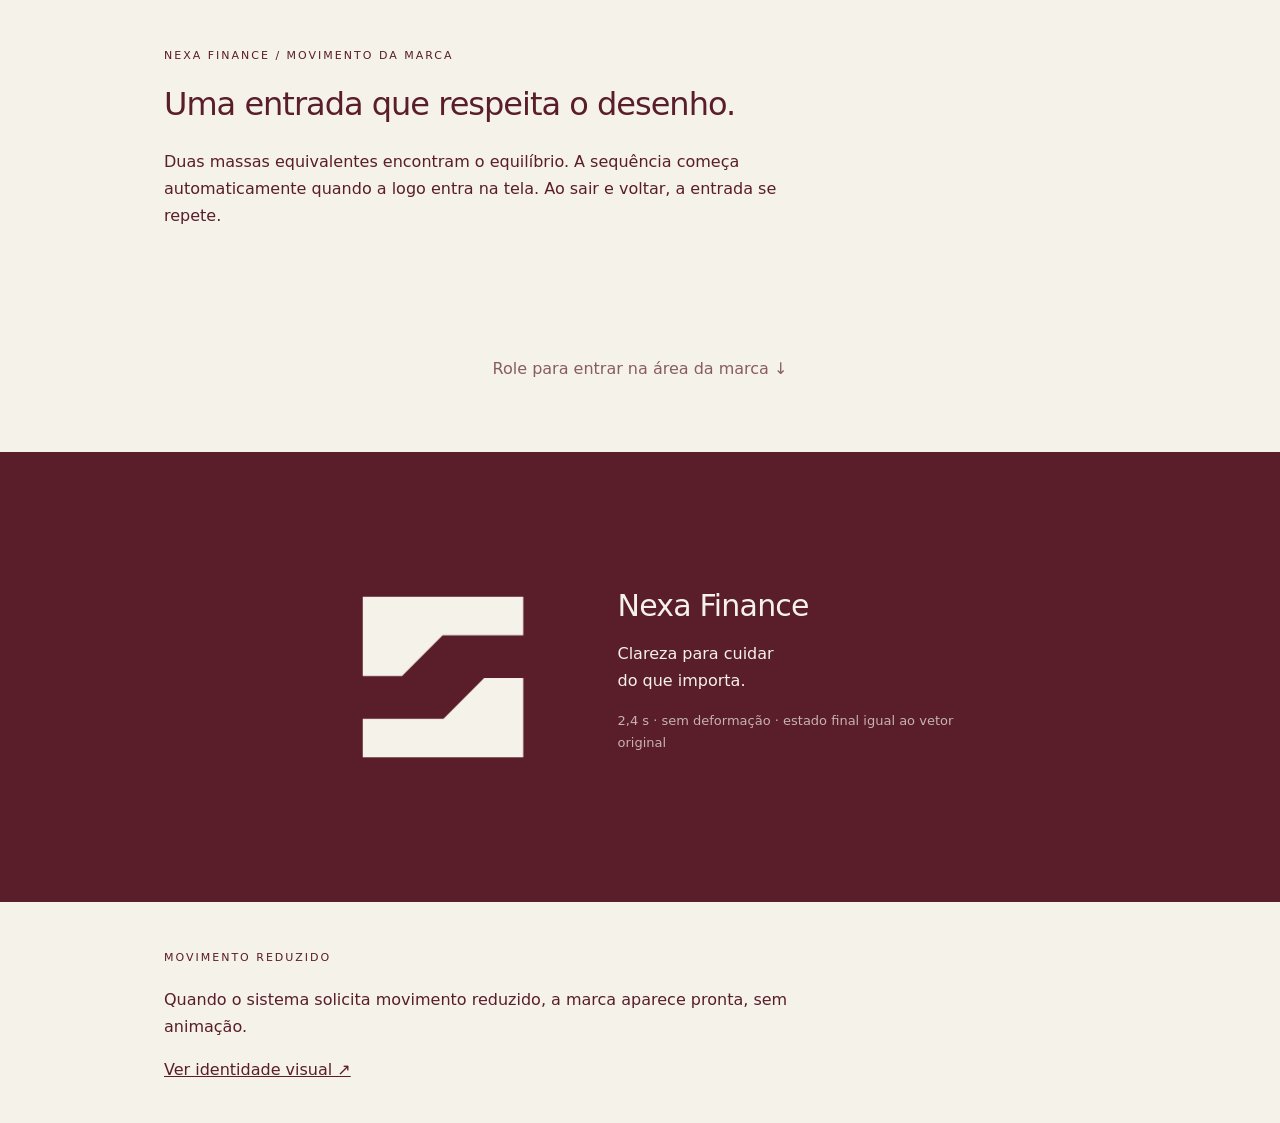
<file: brand/identity/movimento/index.html>
<!doctype html><html lang="pt-BR"><head><meta charset="utf-8"><meta name="viewport" content="width=device-width,initial-scale=1"><title>Nexa Finance — movimento</title><style>*{box-sizing:border-box}body{margin:0;background:#F5F2EA;color:#5A1D2A;font:16px/1.7 system-ui,sans-serif}header,footer{max-width:1000px;margin:auto;padding:40px 24px}h1{font-size:32px;font-weight:500;letter-spacing:-1px;margin:10px 0}p{max-width:650px}.label{font-size:11px;letter-spacing:2px;text-transform:uppercase}.gap{padding:70px 24px;text-align:center;opacity:.7}.scene{background:#5A1D2A;color:#F5F2EA;min-height:450px;padding:60px 24px;display:flex;align-items:center;justify-content:center;gap:45px;flex-wrap:wrap}.scene svg{width:260px;height:260px;overflow:visible}.scene p{max-width:350px}.scene .finish{font-size:30px;font-weight:500;line-height:1.2;letter-spacing:-.8px}.hint{opacity:.7;font-size:13px}a{color:inherit}@media(prefers-reduced-motion:reduce){.scene *{animation:none!important;transition:none!important}}</style></head><body><header><span class="label">Nexa Finance / Movimento da marca</span><h1>Uma entrada que respeita o desenho.</h1><p>Duas massas equivalentes encontram o equilíbrio. A sequência começa automaticamente quando a logo entra na tela. Ao sair e voltar, a entrada se repete.</p></header><div class="gap">Role para entrar na área da marca ↓</div><section class="scene" aria-label="Animação da logo de Nexa Finance">
<svg fill="#f5f2ea" xmlns="http://www.w3.org/2000/svg" viewBox="0 0 256 256" role="img"><title>Nexa Finance</title><g id="symbol" fill="#f5f2ea"><path d="M49 49H207V87H127.59L87.59 127H49Z" id="part-1" /><path d="M207 207H49V169H128.41L168.41 129H207Z" id="part-2" /></g></svg><div><div class="finish">Nexa Finance</div><p>Clareza para cuidar<br>do que importa.</p><p class="hint">2,4 s · sem deformação · estado final igual ao vetor original</p></div></section><footer><span class="label">Movimento reduzido</span><p>Quando o sistema solicita movimento reduzido, a marca aparece pronta, sem animação.</p><a href="../apresentacao/identidade.html">Ver identidade visual ↗</a></footer><script>(()=>{const scene=document.querySelector('.scene');const reduced=matchMedia('(prefers-reduced-motion: reduce)');let animations=[];function stop(){animations.forEach(a=>a.cancel());animations=[];}const observer=new IntersectionObserver(entries=>{entries.forEach(e=>{stop();if(!e.isIntersecting||reduced.matches)return;const parts=scene.querySelectorAll('svg path');parts.forEach((part,i)=>{const nexa=true;const frames=nexa?[{transform:'translateY('+(i===0?-22:22)+'px)',opacity:0},{transform:'translateY(0)',opacity:1}]:[{transform:'translateX('+(i===0?-14:18)+'px)',clipPath:'inset(0 100% 0 0)',opacity:0},{transform:'translateX(0)',clipPath:'inset(0 0 0 0)',opacity:1}];animations.push(part.animate(frames,{duration:1900,delay:i*500,easing:'cubic-bezier(.2,.7,.2,1)',fill:'both'}));});});},{threshold:.4});observer.observe(scene);reduced.addEventListener('change',stop);})();</script></body></html>
</file>
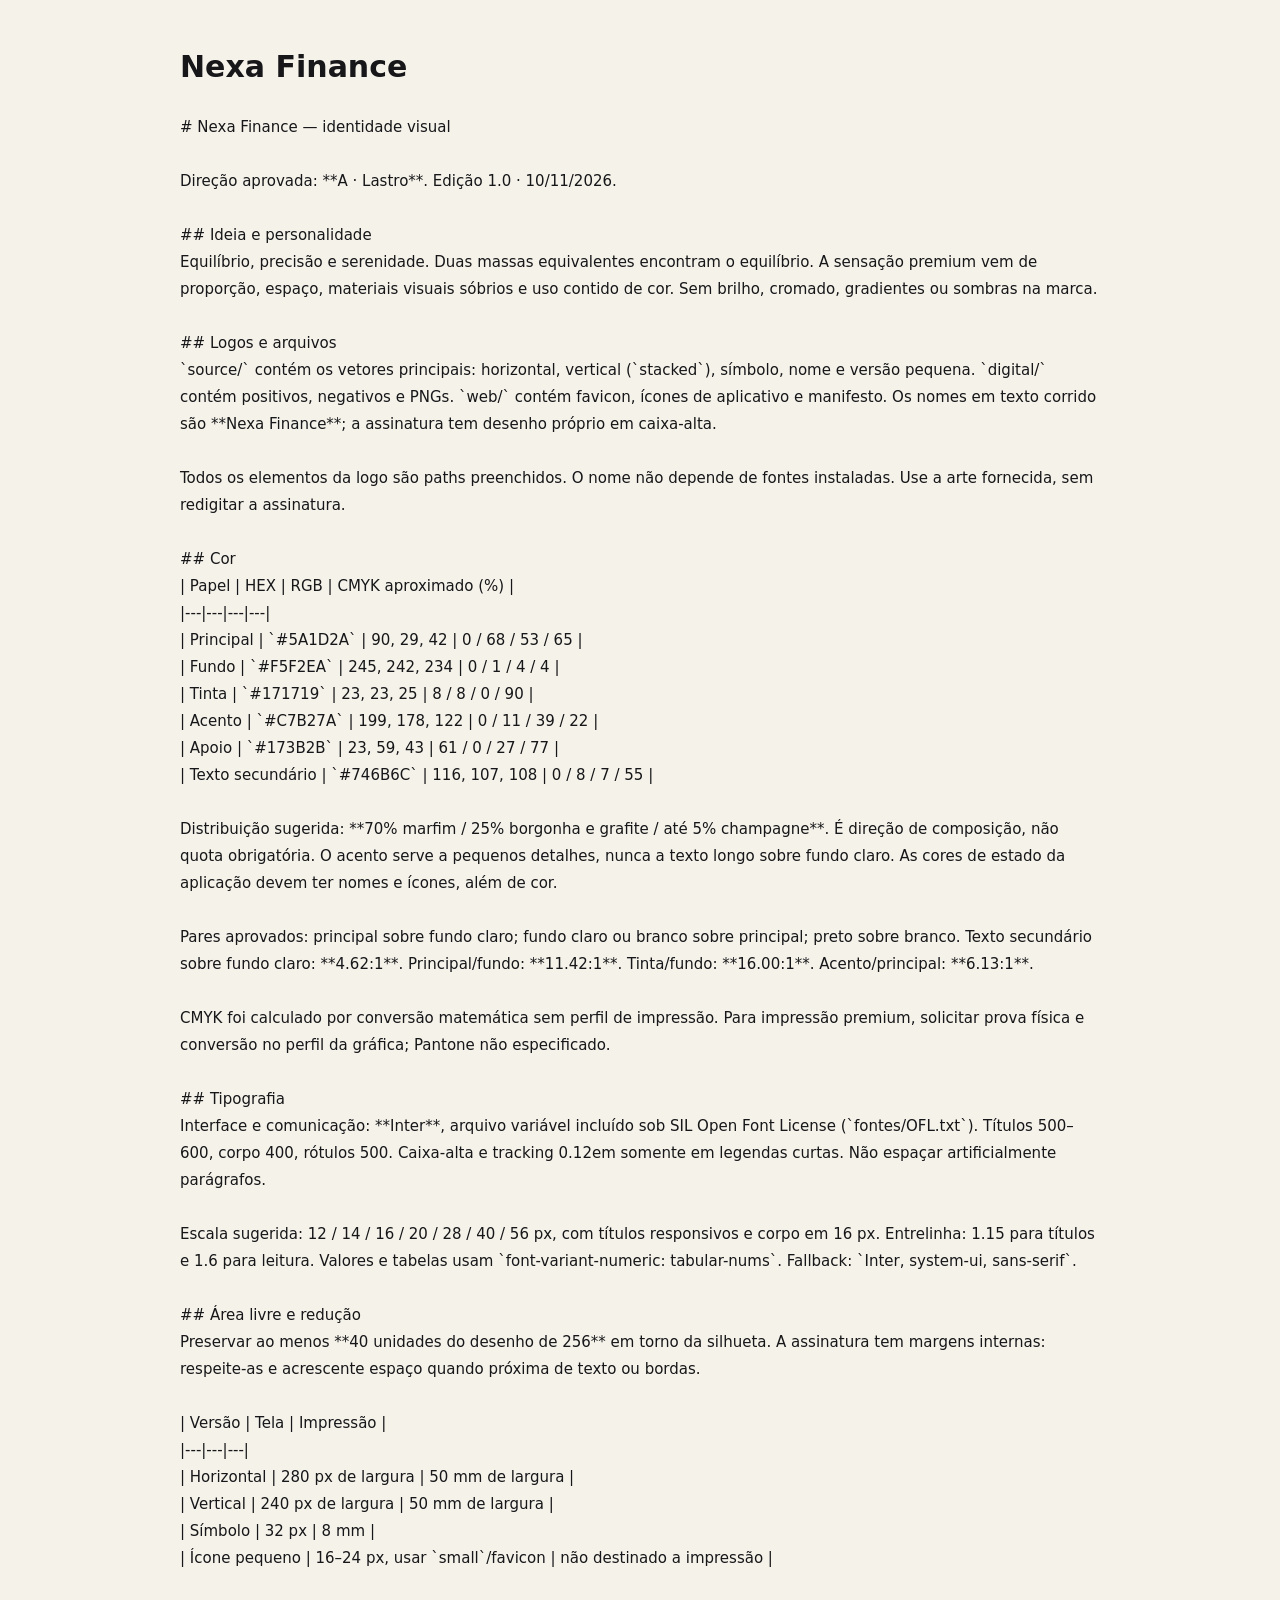
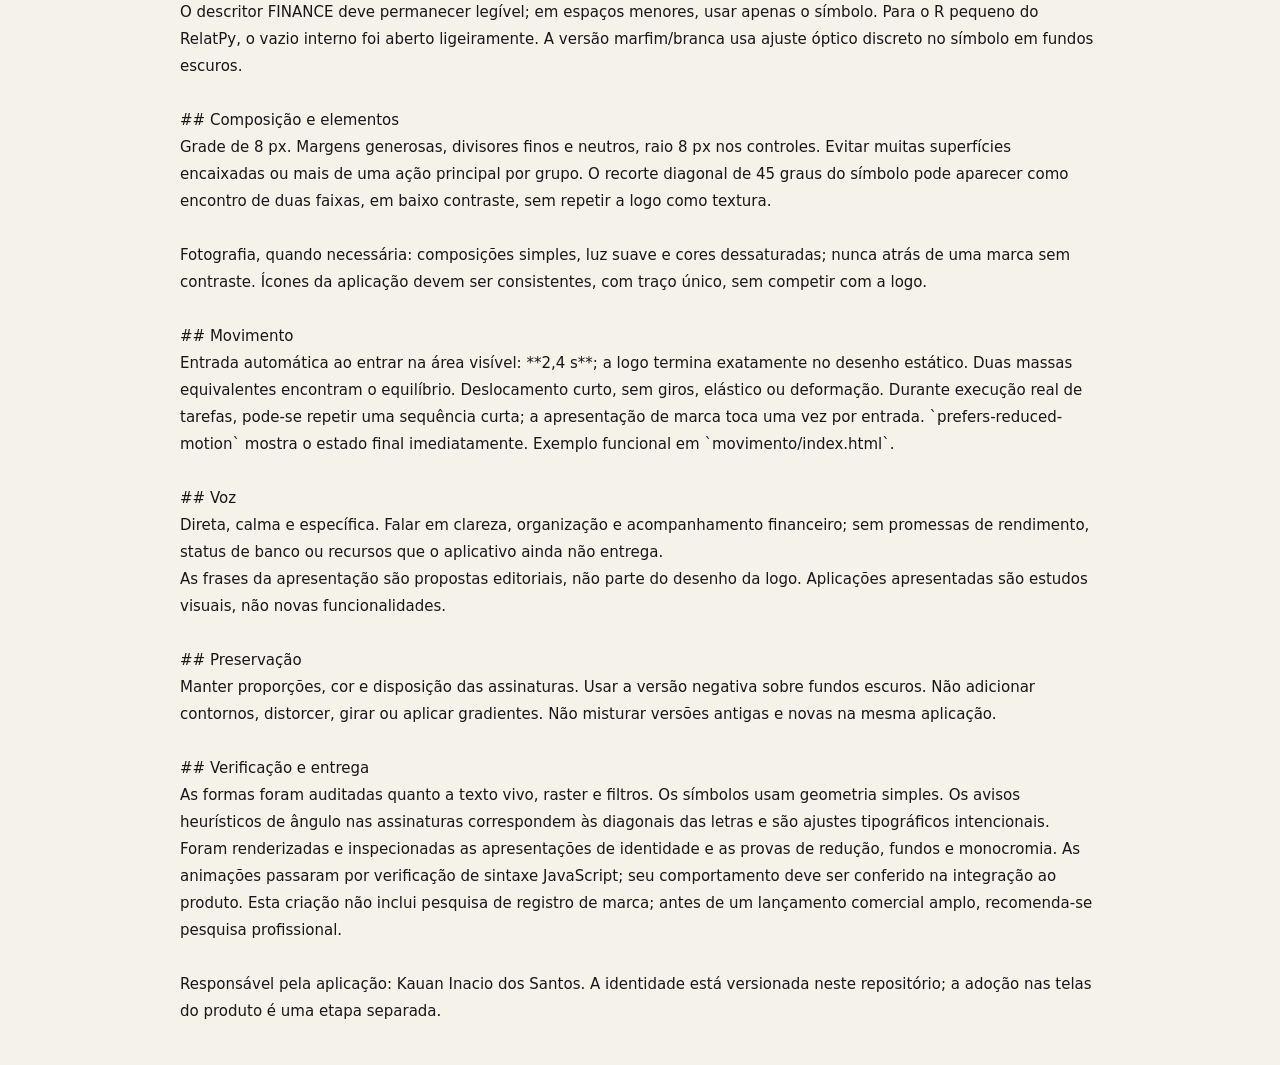
<file: brand/identity/guia-de-identidade.html>
<html lang="pt-BR"><meta charset="utf-8"><meta name="viewport" content="width=device-width,initial-scale=1"><title>Nexa Finance — guia</title><style>body{margin:40px auto;padding:0 24px;max-width:920px;background:#F5F2EA;color:#171719;font:15px/1.8 system-ui,sans-serif}pre{white-space:pre-wrap;overflow-wrap:anywhere;font:inherit}</style><h1>Nexa Finance</h1><pre># Nexa Finance — identidade visual

Direção aprovada: **A · Lastro**. Edição 1.0 · 10/11/2026.

## Ideia e personalidade
Equilíbrio, precisão e serenidade. Duas massas equivalentes encontram o equilíbrio. A sensação premium vem de proporção, espaço, materiais visuais sóbrios e uso contido de cor. Sem brilho, cromado, gradientes ou sombras na marca.

## Logos e arquivos
`source/` contém os vetores principais: horizontal, vertical (`stacked`), símbolo, nome e versão pequena. `digital/` contém positivos, negativos e PNGs. `web/` contém favicon, ícones de aplicativo e manifesto. Os nomes em texto corrido são **Nexa Finance**; a assinatura tem desenho próprio em caixa-alta.

Todos os elementos da logo são paths preenchidos. O nome não depende de fontes instaladas. Use a arte fornecida, sem redigitar a assinatura.

## Cor
| Papel | HEX | RGB | CMYK aproximado (%) |
|---|---|---|---|
| Principal | `#5A1D2A` | 90, 29, 42 | 0 / 68 / 53 / 65 |
| Fundo | `#F5F2EA` | 245, 242, 234 | 0 / 1 / 4 / 4 |
| Tinta | `#171719` | 23, 23, 25 | 8 / 8 / 0 / 90 |
| Acento | `#C7B27A` | 199, 178, 122 | 0 / 11 / 39 / 22 |
| Apoio | `#173B2B` | 23, 59, 43 | 61 / 0 / 27 / 77 |
| Texto secundário | `#746B6C` | 116, 107, 108 | 0 / 8 / 7 / 55 |

Distribuição sugerida: **70% marfim / 25% borgonha e grafite / até 5% champagne**. É direção de composição, não quota obrigatória. O acento serve a pequenos detalhes, nunca a texto longo sobre fundo claro. As cores de estado da aplicação devem ter nomes e ícones, além de cor.

Pares aprovados: principal sobre fundo claro; fundo claro ou branco sobre principal; preto sobre branco. Texto secundário sobre fundo claro: **4.62:1**. Principal/fundo: **11.42:1**. Tinta/fundo: **16.00:1**. Acento/principal: **6.13:1**.

CMYK foi calculado por conversão matemática sem perfil de impressão. Para impressão premium, solicitar prova física e conversão no perfil da gráfica; Pantone não especificado.

## Tipografia
Interface e comunicação: **Inter**, arquivo variável incluído sob SIL Open Font License (`fontes/OFL.txt`). Títulos 500–600, corpo 400, rótulos 500. Caixa-alta e tracking 0.12em somente em legendas curtas. Não espaçar artificialmente parágrafos.

Escala sugerida: 12 / 14 / 16 / 20 / 28 / 40 / 56 px, com títulos responsivos e corpo em 16 px. Entrelinha: 1.15 para títulos e 1.6 para leitura. Valores e tabelas usam `font-variant-numeric: tabular-nums`. Fallback: `Inter, system-ui, sans-serif`.

## Área livre e redução
Preservar ao menos **40 unidades do desenho de 256** em torno da silhueta. A assinatura tem margens internas: respeite-as e acrescente espaço quando próxima de texto ou bordas.

| Versão | Tela | Impressão |
|---|---|---|
| Horizontal | 280 px de largura | 50 mm de largura |
| Vertical | 240 px de largura | 50 mm de largura |
| Símbolo | 32 px | 8 mm |
| Ícone pequeno | 16–24 px, usar `small`/favicon | não destinado a impressão |

O descritor FINANCE deve permanecer legível; em espaços menores, usar apenas o símbolo. Para o R pequeno do RelatPy, o vazio interno foi aberto ligeiramente. A versão marfim/branca usa ajuste óptico discreto no símbolo em fundos escuros.

## Composição e elementos
Grade de 8 px. Margens generosas, divisores finos e neutros, raio 8 px nos controles. Evitar muitas superfícies encaixadas ou mais de uma ação principal por grupo. O recorte diagonal de 45 graus do símbolo pode aparecer como encontro de duas faixas, em baixo contraste, sem repetir a logo como textura.

Fotografia, quando necessária: composições simples, luz suave e cores dessaturadas; nunca atrás de uma marca sem contraste. Ícones da aplicação devem ser consistentes, com traço único, sem competir com a logo.

## Movimento
Entrada automática ao entrar na área visível: **2,4 s**; a logo termina exatamente no desenho estático. Duas massas equivalentes encontram o equilíbrio. Deslocamento curto, sem giros, elástico ou deformação. Durante execução real de tarefas, pode-se repetir uma sequência curta; a apresentação de marca toca uma vez por entrada. `prefers-reduced-motion` mostra o estado final imediatamente. Exemplo funcional em `movimento/index.html`.

## Voz
Direta, calma e específica. Falar em clareza, organização e acompanhamento financeiro; sem promessas de rendimento, status de banco ou recursos que o aplicativo ainda não entrega.
As frases da apresentação são propostas editoriais, não parte do desenho da logo. Aplicações apresentadas são estudos visuais, não novas funcionalidades.

## Preservação
Manter proporções, cor e disposição das assinaturas. Usar a versão negativa sobre fundos escuros. Não adicionar contornos, distorcer, girar ou aplicar gradientes. Não misturar versões antigas e novas na mesma aplicação.

## Verificação e entrega
As formas foram auditadas quanto a texto vivo, raster e filtros. Os símbolos usam geometria simples. Os avisos heurísticos de ângulo nas assinaturas correspondem às diagonais das letras e são ajustes tipográficos intencionais. Foram renderizadas e inspecionadas as apresentações de identidade e as provas de redução, fundos e monocromia. As animações passaram por verificação de sintaxe JavaScript; seu comportamento deve ser conferido na integração ao produto. Esta criação não inclui pesquisa de registro de marca; antes de um lançamento comercial amplo, recomenda-se pesquisa profissional.

Responsável pela aplicação: Kauan Inacio dos Santos. A identidade está versionada neste repositório; a adoção nas telas do produto é uma etapa separada.
</pre></html>
</file>
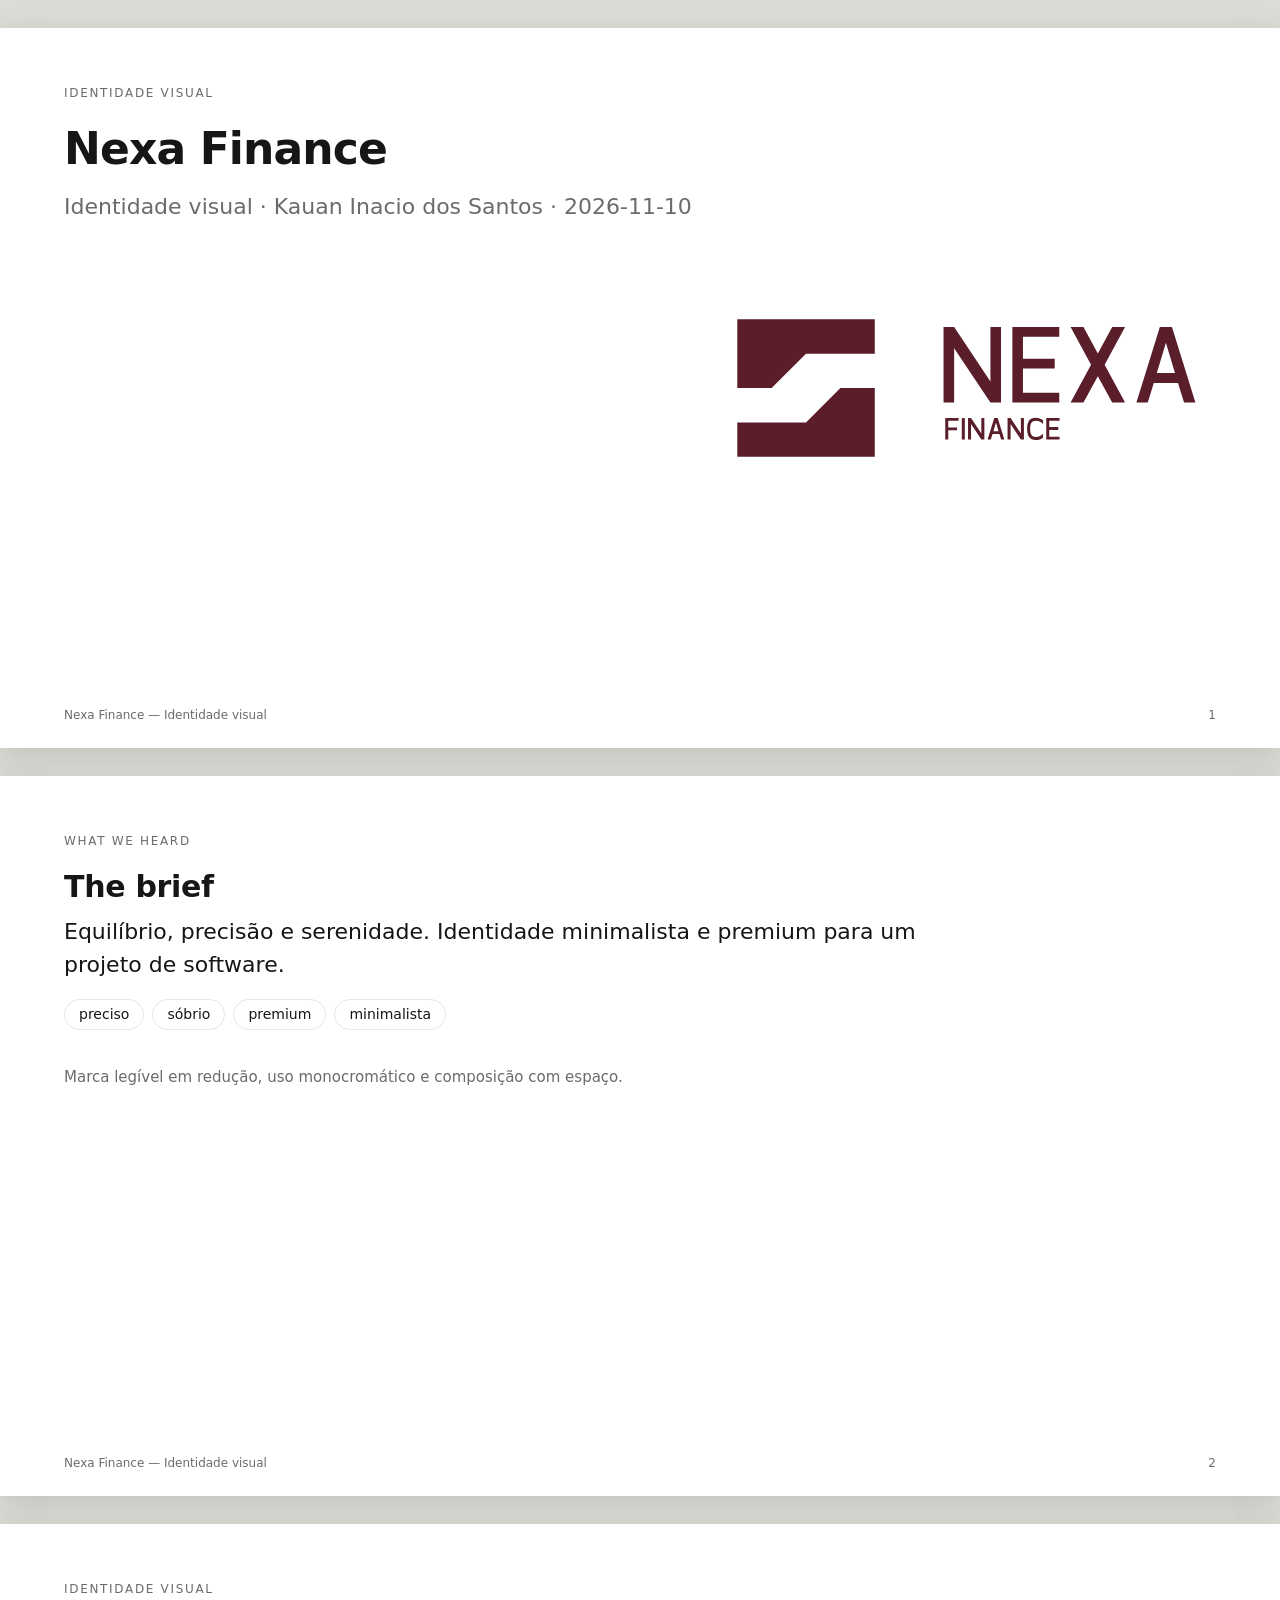
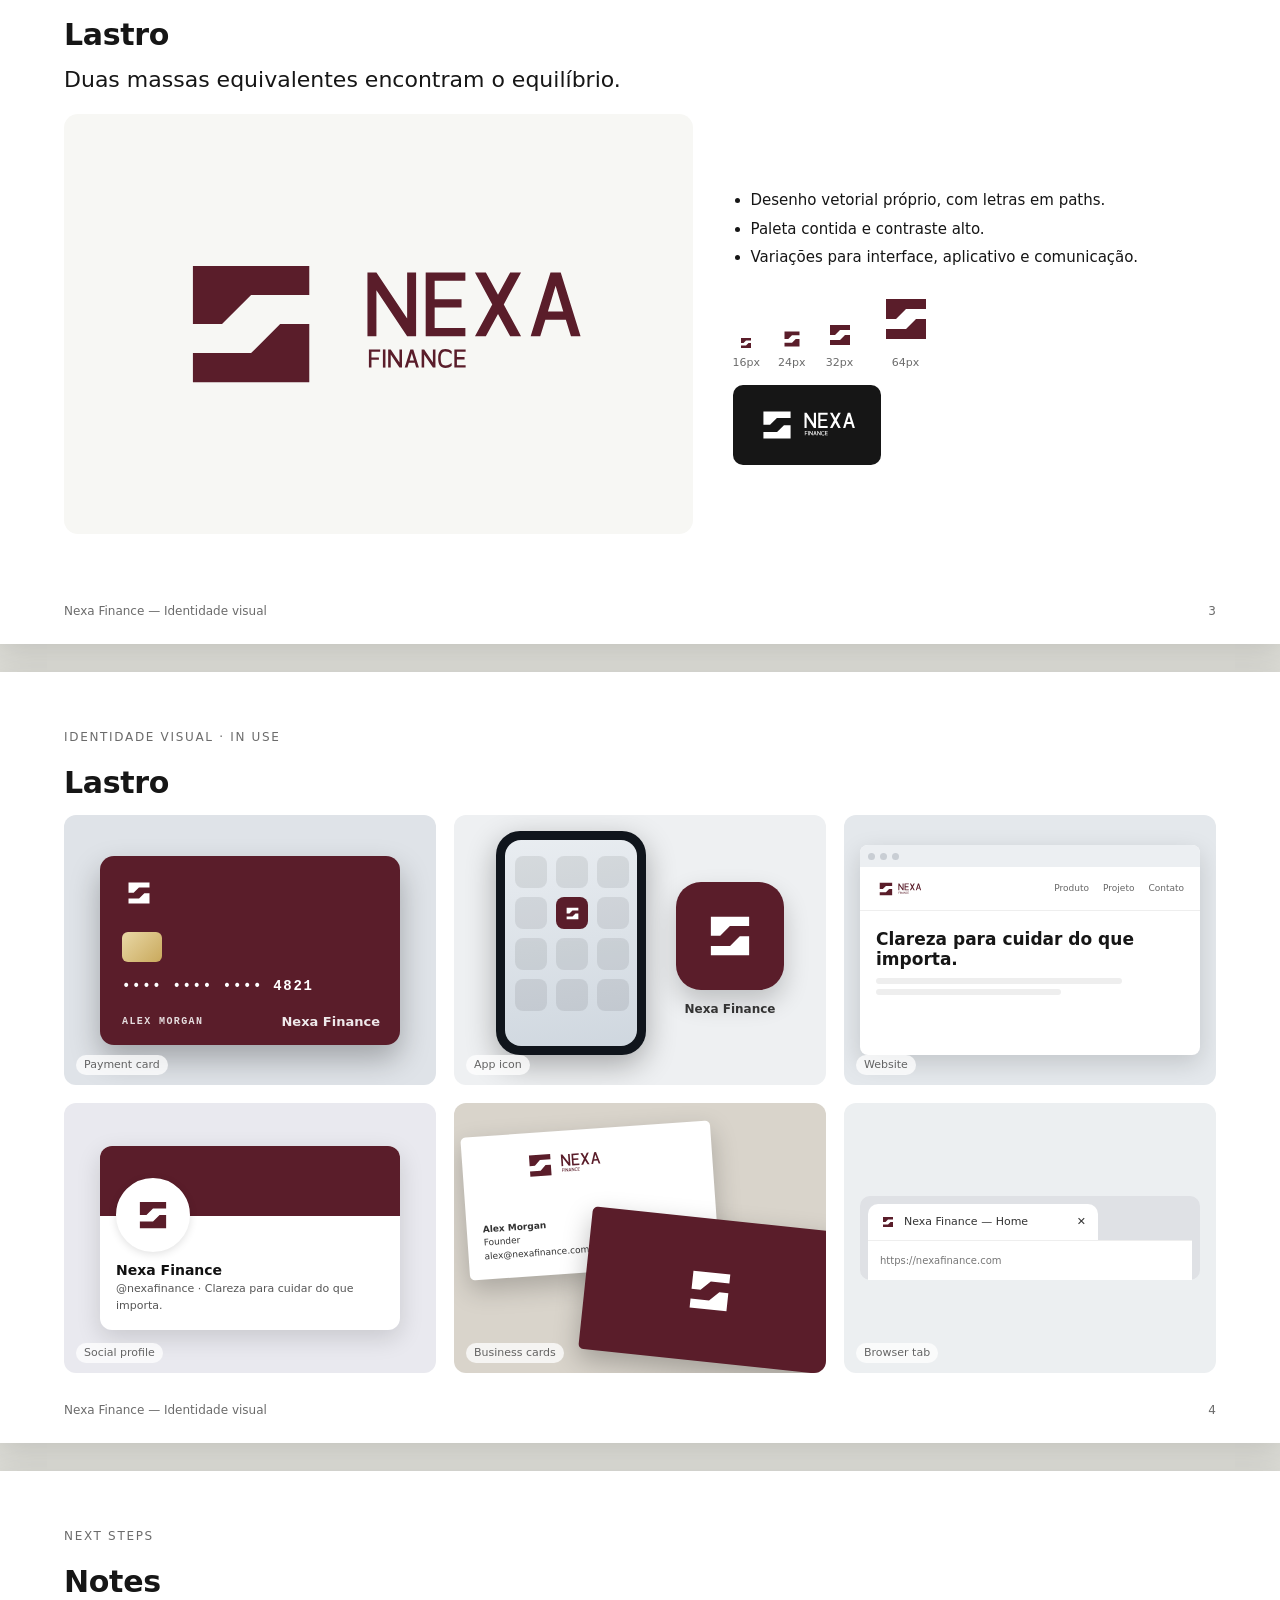
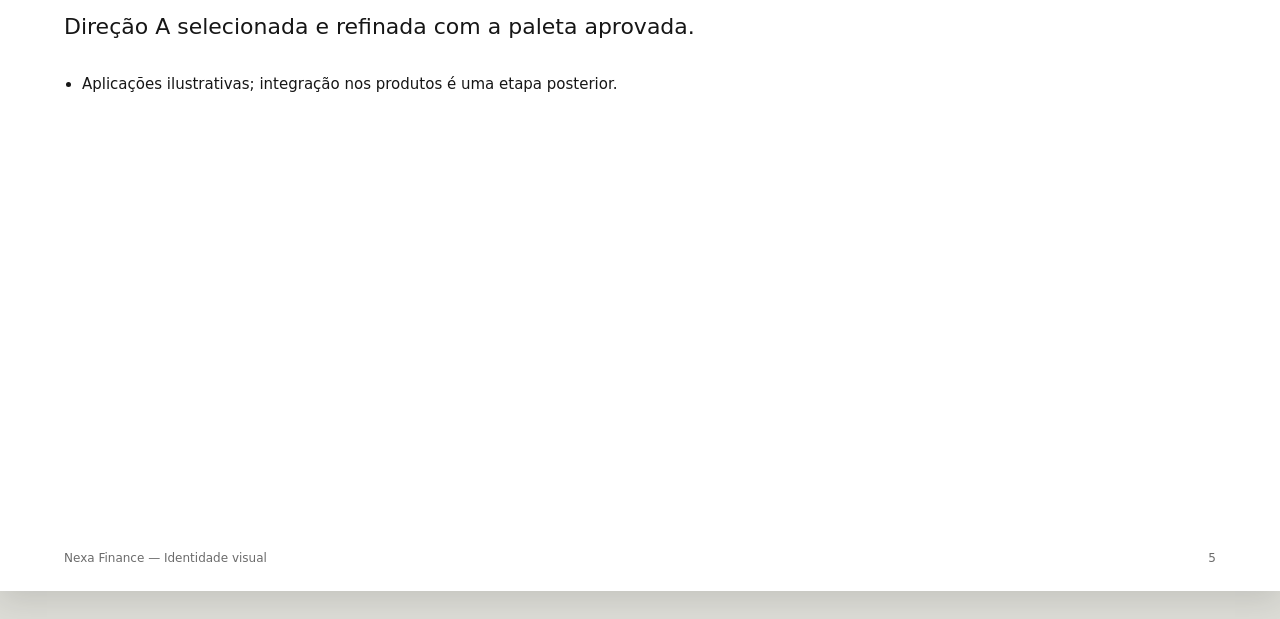
<file: brand/identity/apresentacao/aplicacoes.html>
<!doctype html><html lang='en'><head><meta charset='utf-8'><title>Nexa Finance — Identidade visual</title><style>
:root{--ink:#161616;--muted:#6b6b6b;--line:#e6e6e2;--paper:#f7f7f4}
*{box-sizing:border-box}body{margin:0;background:#dcdcd6;font:15px/1.5 system-ui,-apple-system,Segoe UI,sans-serif;color:var(--ink)}
.slide{width:1280px;min-height:720px;margin:28px auto;background:#fff;box-shadow:0 8px 30px rgba(0,0,0,.12);padding:56px 64px 70px;position:relative;overflow:hidden}
.slide h1{font-size:44px;margin:0 0 8px;letter-spacing:-.02em}.slide h2{font-size:30px;margin:0 0 6px;letter-spacing:-.01em}
.kicker{font-size:12px;letter-spacing:.14em;text-transform:uppercase;color:var(--muted);margin-bottom:14px}
.idea{font-size:22px;max-width:900px;margin:6px 0 18px}.muted{color:var(--muted)}
.foot{position:absolute;left:64px;right:64px;bottom:24px;display:flex;justify-content:space-between;font-size:12px;color:var(--muted)}
.hero{display:grid;grid-template-columns:1.3fr 1fr;gap:40px;align-items:center}
.stage{height:420px;background:var(--paper);border-radius:14px;display:flex;align-items:center;justify-content:center}
.stage img{max-width:70%;max-height:62%}
ul.rat{padding-left:18px;margin:0}ul.rat li{margin:6px 0}
.sizes{display:flex;gap:18px;align-items:flex-end;margin-top:18px}.sizes div{display:flex;flex-direction:column;align-items:center;gap:4px;font-size:11px;color:var(--muted)}
.rev{background:#161616;border-radius:10px;padding:18px 22px;display:inline-flex;margin-top:14px}
.mock{display:grid;grid-template-columns:repeat(3,1fr);gap:18px;margin-top:10px}
.m{height:270px;border-radius:12px;overflow:hidden;position:relative;display:flex;align-items:center;justify-content:center}
.m .lbl{position:absolute;left:12px;bottom:10px;font-size:11px;color:rgba(0,0,0,.6);background:rgba(255,255,255,.75);padding:2px 8px;border-radius:20px}
.bc{width:250px;height:143px;background:#fff;border-radius:5px;box-shadow:0 10px 26px rgba(0,0,0,.22);padding:16px;display:flex;flex-direction:column;justify-content:space-between;transform:translate(-50px,-38px) rotate(-4deg)}
.bc2{position:absolute;width:250px;height:143px;border-radius:5px;transform:translate(70px,52px) rotate(6deg);box-shadow:0 10px 26px rgba(0,0,0,.25);display:flex;align-items:center;justify-content:center}
.bc .t{font-size:9px;line-height:1.5;color:#333}
.phone{width:150px;height:224px;margin-bottom:14px;border-radius:24px;background:#10151c;padding:9px;box-shadow:0 10px 30px rgba(0,0,0,.3)}
.screen{width:100%;height:100%;border-radius:16px;background:linear-gradient(170deg,#e9edf1,#cfd7df);display:grid;grid-template-columns:repeat(3,1fr);gap:9px;padding:16px 10px;align-content:start}
.ai{width:32px;height:32px;border-radius:8px;background:rgba(0,0,0,.08);justify-self:center}
.bigapp{display:flex;flex-direction:column;align-items:center;gap:10px;font-size:12px;font-weight:600;color:#333;margin-left:30px}
.bigapp .bi{width:108px;height:108px;border-radius:25px;display:flex;align-items:center;justify-content:center;box-shadow:0 12px 26px rgba(0,0,0,.2)}
.web{width:340px;height:210px;background:#fff;border-radius:8px;box-shadow:0 8px 24px rgba(0,0,0,.15);overflow:hidden}
.web .bar{height:22px;background:#eceff2;display:flex;gap:5px;align-items:center;padding:0 8px}.web .bar i{width:7px;height:7px;border-radius:50%;background:#c9ced4}
.web .nav{height:44px;display:flex;align-items:center;padding:0 16px;gap:14px;font-size:9px;color:#666;border-bottom:1px solid #eee}
.web .hero2{padding:18px 16px}.web .hero2 b{display:block;font-size:17px;line-height:1.2;margin-bottom:8px}.web .hero2 span{display:block;height:6px;background:#eee;border-radius:3px;margin:5px 0;width:80%}
.sign{width:300px;height:190px;background:linear-gradient(#8c8f93,#6f7276);display:flex;flex-direction:column;align-items:center;padding-top:18px}
.sign .board{width:230px;height:74px;border-radius:6px;display:flex;align-items:center;justify-content:center;box-shadow:0 6px 16px rgba(0,0,0,.3)}
.sign .door{width:80px;height:80px;margin-top:18px;background:#3d4146;border-radius:3px 3px 0 0}
.tote{width:180px;height:210px;background:#efe7d8;border-radius:4px 4px 10px 10px;position:relative;display:flex;align-items:center;justify-content:center;box-shadow:0 8px 20px rgba(0,0,0,.15);margin-top:40px}
.tote:before{content:"";position:absolute;top:-46px;left:50%;transform:translateX(-50%);width:84px;height:70px;border:9px solid #e3d8c3;border-bottom:none;border-radius:50px 50px 0 0}
.social{width:300px;background:#fff;border-radius:12px;box-shadow:0 8px 24px rgba(0,0,0,.14);overflow:hidden}
.social .cover{height:70px}.social .av{width:74px;height:74px;border-radius:50%;background:#fff;border:4px solid #fff;margin:-38px 0 0 16px;display:flex;align-items:center;justify-content:center;box-shadow:0 2px 8px rgba(0,0,0,.12);overflow:hidden}
.social .meta{padding:8px 16px 16px;font-size:11px;color:#555}.social .meta b{font-size:14px;color:#111;display:block}
.cup{position:relative;width:150px;height:200px;margin-top:30px}
.cup .body{position:absolute;inset:0;background:#f4f1ea;clip-path:polygon(0 0,100% 0,86% 100%,14% 100%);display:flex;align-items:center;justify-content:center;box-shadow:inset -18px 0 24px rgba(0,0,0,.06)}
.cup .lid{position:absolute;left:-8px;right:-8px;top:-22px;height:24px;border-radius:8px 8px 3px 3px;background:#2b2b2b}
.cup .sleeve{position:absolute;left:6%;right:6%;top:36%;height:34%;clip-path:polygon(0 0,100% 0,96% 100%,4% 100%);display:flex;align-items:center;justify-content:center}
.bag{position:relative;width:170px;height:230px;background:#e9e2d6;border-radius:6px 6px 10px 10px;box-shadow:0 12px 26px rgba(0,0,0,.2);display:flex;flex-direction:column;align-items:center;padding-top:38px;gap:14px}
.bag:before{content:"";position:absolute;top:0;left:0;right:0;height:22px;background:repeating-linear-gradient(90deg,rgba(0,0,0,.08) 0 4px,transparent 4px 8px);border-radius:6px 6px 0 0}
.bag .label{width:118px;height:118px;border-radius:50%;background:#fff;display:flex;align-items:center;justify-content:center}
.bag .t{font-size:8px;letter-spacing:.14em;color:#555;text-transform:uppercase;padding:0 12px;text-align:center;line-height:1.4}
.sbag{position:relative;width:180px;height:210px;box-shadow:0 12px 26px rgba(0,0,0,.2);display:flex;align-items:center;justify-content:center;margin-top:30px}
.sbag:before{content:"";position:absolute;top:-40px;left:50%;transform:translateX(-50%);width:70px;height:56px;border:5px solid #333;border-bottom:none;border-radius:40px 40px 0 0}
.box{width:220px;height:150px;background:#f3efe6;box-shadow:14px 14px 0 rgba(0,0,0,.08),0 12px 26px rgba(0,0,0,.18);display:flex;align-items:center;justify-content:center;border-top:14px solid rgba(0,0,0,.06)}
.readme{width:360px;background:#0d1117;border-radius:8px;box-shadow:0 8px 24px rgba(0,0,0,.25);padding:18px 20px;color:#c9d1d9;font-size:10px}
.readme .rh{display:flex;align-items:center;gap:10px;border-bottom:1px solid #30363d;padding-bottom:12px;margin-bottom:10px}
.readme .badges{display:flex;gap:6px;margin:8px 0}.readme .badges i{display:block;width:54px;height:12px;border-radius:3px;background:#238636}.readme .badges i:nth-child(2){background:#1f6feb}.readme .badges i:nth-child(3){background:#6e7681}
.readme .ln{height:6px;background:#21262d;border-radius:3px;margin:6px 0}
.term{width:360px;background:#1e1e1e;border-radius:8px;box-shadow:0 8px 24px rgba(0,0,0,.3);overflow:hidden;font:10px/1.6 ui-monospace,Menlo,monospace;color:#d4d4d4}
.term .tb{height:22px;background:#2d2d2d;display:flex;gap:5px;align-items:center;padding:0 8px}.term .tb i{width:8px;height:8px;border-radius:50%;background:#555}
.term .tbody{padding:14px 16px;display:flex;gap:14px;align-items:center}
.sticker{width:250px;height:170px;background:linear-gradient(135deg,#9aa0a6,#6b7177);border-radius:12px;display:flex;align-items:center;justify-content:center;box-shadow:0 10px 24px rgba(0,0,0,.25)}
.sticker .s{width:100px;height:100px;border-radius:50%;background:#fff;display:flex;align-items:center;justify-content:center;box-shadow:0 2px 6px rgba(0,0,0,.25)}
.shirt{width:210px;height:220px;display:flex;align-items:center;justify-content:center;position:relative}
.shirt svg{position:absolute;inset:0}
.badge{width:170px;height:235px;background:#fff;border-radius:10px;box-shadow:0 10px 24px rgba(0,0,0,.2);display:flex;flex-direction:column;align-items:center;padding:20px 14px;gap:14px;position:relative;margin-top:30px}
.badge:before{content:"";position:absolute;top:-60px;left:50%;width:22px;height:62px;transform:translateX(-50%)}
.badge .hole{width:40px;height:8px;border-radius:4px;background:#ddd}.badge .nm{font-size:15px;font-weight:600}.badge .rl{font-size:10px;color:#777}
.pcard{position:relative;width:300px;height:189px;border-radius:14px;box-shadow:0 14px 30px rgba(0,0,0,.28);font:600 12px ui-monospace,Menlo,monospace}
.pcard .chip{position:absolute;left:22px;top:76px;width:40px;height:30px;border-radius:6px;background:linear-gradient(135deg,#e9d8a6,#c9a95c)}
.pcard .num{position:absolute;left:22px;top:122px;letter-spacing:.12em;font-size:14px}
.pcard .holder{position:absolute;left:22px;bottom:18px;font-size:10px;letter-spacing:.14em;opacity:.85}
.pcard .brandline{position:absolute;right:20px;bottom:16px;font:700 13px system-ui,sans-serif;opacity:.9}
.tabbar{width:340px;background:#dfe1e5;border-radius:10px;padding:8px 8px 0}
.tab{width:230px;height:36px;background:#fff;border-radius:10px 10px 0 0;display:flex;align-items:center;gap:8px;padding:0 12px;font-size:11px;color:#333}
.addr{height:40px;background:#fff;display:flex;align-items:center;padding:0 12px;font-size:10px;color:#777;border-top:1px solid #eee}
.cmp{display:grid;gap:22px;margin-top:20px}.cmp .c{background:var(--paper);border-radius:12px;padding:22px;display:flex;flex-direction:column;align-items:center;gap:12px}
.cmp img{max-height:120px;max-width:80%}
img.g{filter:grayscale(1)}img.w{filter:brightness(0) invert(1)}img.k{filter:brightness(0)}
.adj span{display:inline-block;border:1px solid var(--line);border-radius:20px;padding:4px 14px;margin:0 8px 8px 0;font-size:14px}
</style></head><body><section class="slide"><div class="kicker">Identidade visual</div>
<h1>Nexa Finance</h1><p class="idea muted">Identidade visual · Kauan Inacio dos Santos · 2026-11-10</p>
<div style="position:absolute;right:64px;top:50%;transform:translateY(-50%);width:520px;height:300px;display:flex;align-items:center;justify-content:center"><img class="" src="[data-uri]" style="max-width:100%;max-height:100%"></div><p class="muted" style="max-width:720px;margin-top:120px"></p><div class="foot"><span>Nexa Finance — Identidade visual</span><span>1</span></div></section><section class="slide"><div class="kicker">What we heard</div><h2>The brief</h2>
<p class="idea">Equilíbrio, precisão e serenidade. Identidade minimalista e premium para um projeto de software.</p><div class="adj"><span>preciso</span><span>sóbrio</span><span>premium</span><span>minimalista</span></div>
<p class="muted" style="margin-top:28px;max-width:860px">Marca legível em redução, uso monocromático e composição com espaço.</p><div class="foot"><span>Nexa Finance — Identidade visual</span><span>2</span></div></section><section class="slide"><div class="kicker">Identidade visual</div><h2>Lastro</h2>
<p class="idea">Duas massas equivalentes encontram o equilíbrio.</p>
<div class="hero"><div class="stage"><img class="" src="[data-uri]"></div>
<div><ul class="rat"><li>Desenho vetorial próprio, com letras em paths.</li><li>Paleta contida e contraste alto.</li><li>Variações para interface, aplicativo e comunicação.</li></ul><div class="sizes"><div><img class="" src="[data-uri]" style="height:16px">16px</div><div><img class="" src="[data-uri]" style="height:24px">24px</div><div><img class="" src="[data-uri]" style="height:32px">32px</div><div><img class="" src="[data-uri]" style="height:64px">64px</div></div><div class="rev"><img class="" src="[data-uri]" style="max-height:44px;max-width:300px"></div></div></div>
<div class="foot"><span>Nexa Finance — Identidade visual</span><span>3</span></div></section><section class="slide"><div class="kicker">Identidade visual · in use</div><h2>Lastro</h2>
<div class="mock"><div class="m" style="background:#dfe3e8"><div class="pcard" style="background:#5A1D2A;color:#fff"><img class="" src="[data-uri]" style="position:absolute;left:22px;top:20px;max-height:34px;max-width:70px"><div class="chip"></div><div class="num">•••• •••• •••• 4821</div><div class="holder">ALEX MORGAN</div><div class="brandline">Nexa Finance</div></div><span class="lbl">Payment card</span></div><div class="m" style="background:#eef0f2"><div class="phone"><div class="screen"><div class="ai"></div><div class="ai"></div><div class="ai"></div><div class="ai"></div><div class="ai" style="background:#5A1D2A;display:flex;align-items:center;justify-content:center"><img class="" src="[data-uri]" style="max-height:19px;max-width:21px"></div><div class="ai"></div><div class="ai"></div><div class="ai"></div><div class="ai"></div><div class="ai"></div><div class="ai"></div><div class="ai"></div></div></div><div class="bigapp"><div class="bi" style="background:#5A1D2A"><img class="" src="[data-uri]" style="max-height:62px;max-width:70px"></div>Nexa Finance</div><span class="lbl">App icon</span></div><div class="m" style="background:#e4e8ec"><div class="web"><div class="bar"><i></i><i></i><i></i></div><div class="nav"><img class="" src="[data-uri]" style="max-height:20px;max-width:110px"><span style="flex:1"></span><span>Produto</span><span>Projeto</span><span>Contato</span></div><div class="hero2"><b>Clareza para cuidar do que importa.</b><span></span><span style="width:60%"></span></div></div><span class="lbl">Website</span></div><div class="m" style="background:#e9e9ef"><div class="social"><div class="cover" style="background:#5A1D2A"></div><div class="av"><img class="" src="[data-uri]" style="max-height:42px;max-width:50px"></div><div class="meta"><b>Nexa Finance</b>@nexafinance · Clareza para cuidar do que importa.</div></div><span class="lbl">Social profile</span></div><div class="m" style="background:#d9d4cb"><div class="bc"><img class="" src="[data-uri]" style="max-height:34px;max-width:170px"><div class="t"><b>Alex Morgan</b><br>Founder<br>alex@nexafinance.com</div></div><div class="bc2" style="background:#5A1D2A"><img class="" src="[data-uri]" style="max-height:60px;max-width:120px"></div><span class="lbl">Business cards</span></div><div class="m" style="background:#eceff1"><div class="tabbar"><div class="tab"><img class="" src="[data-uri]" style="width:16px;height:16px;object-fit:contain">Nexa Finance — Home<span style="margin-left:auto">✕</span></div><div class="addr">https://nexafinance.com</div></div><span class="lbl">Browser tab</span></div></div><div class="foot"><span>Nexa Finance — Identidade visual</span><span>4</span></div></section><section class="slide"><div class="kicker">Next steps</div><h2>Notes</h2>
<p class="idea">Direção A selecionada e refinada com a paleta aprovada.</p>
<ul class="rat" style="margin-top:30px"><li>Aplicações ilustrativas; integração nos produtos é uma etapa posterior.</li></ul><div class="foot"><span>Nexa Finance — Identidade visual</span><span>5</span></div></section></body></html>
</file>
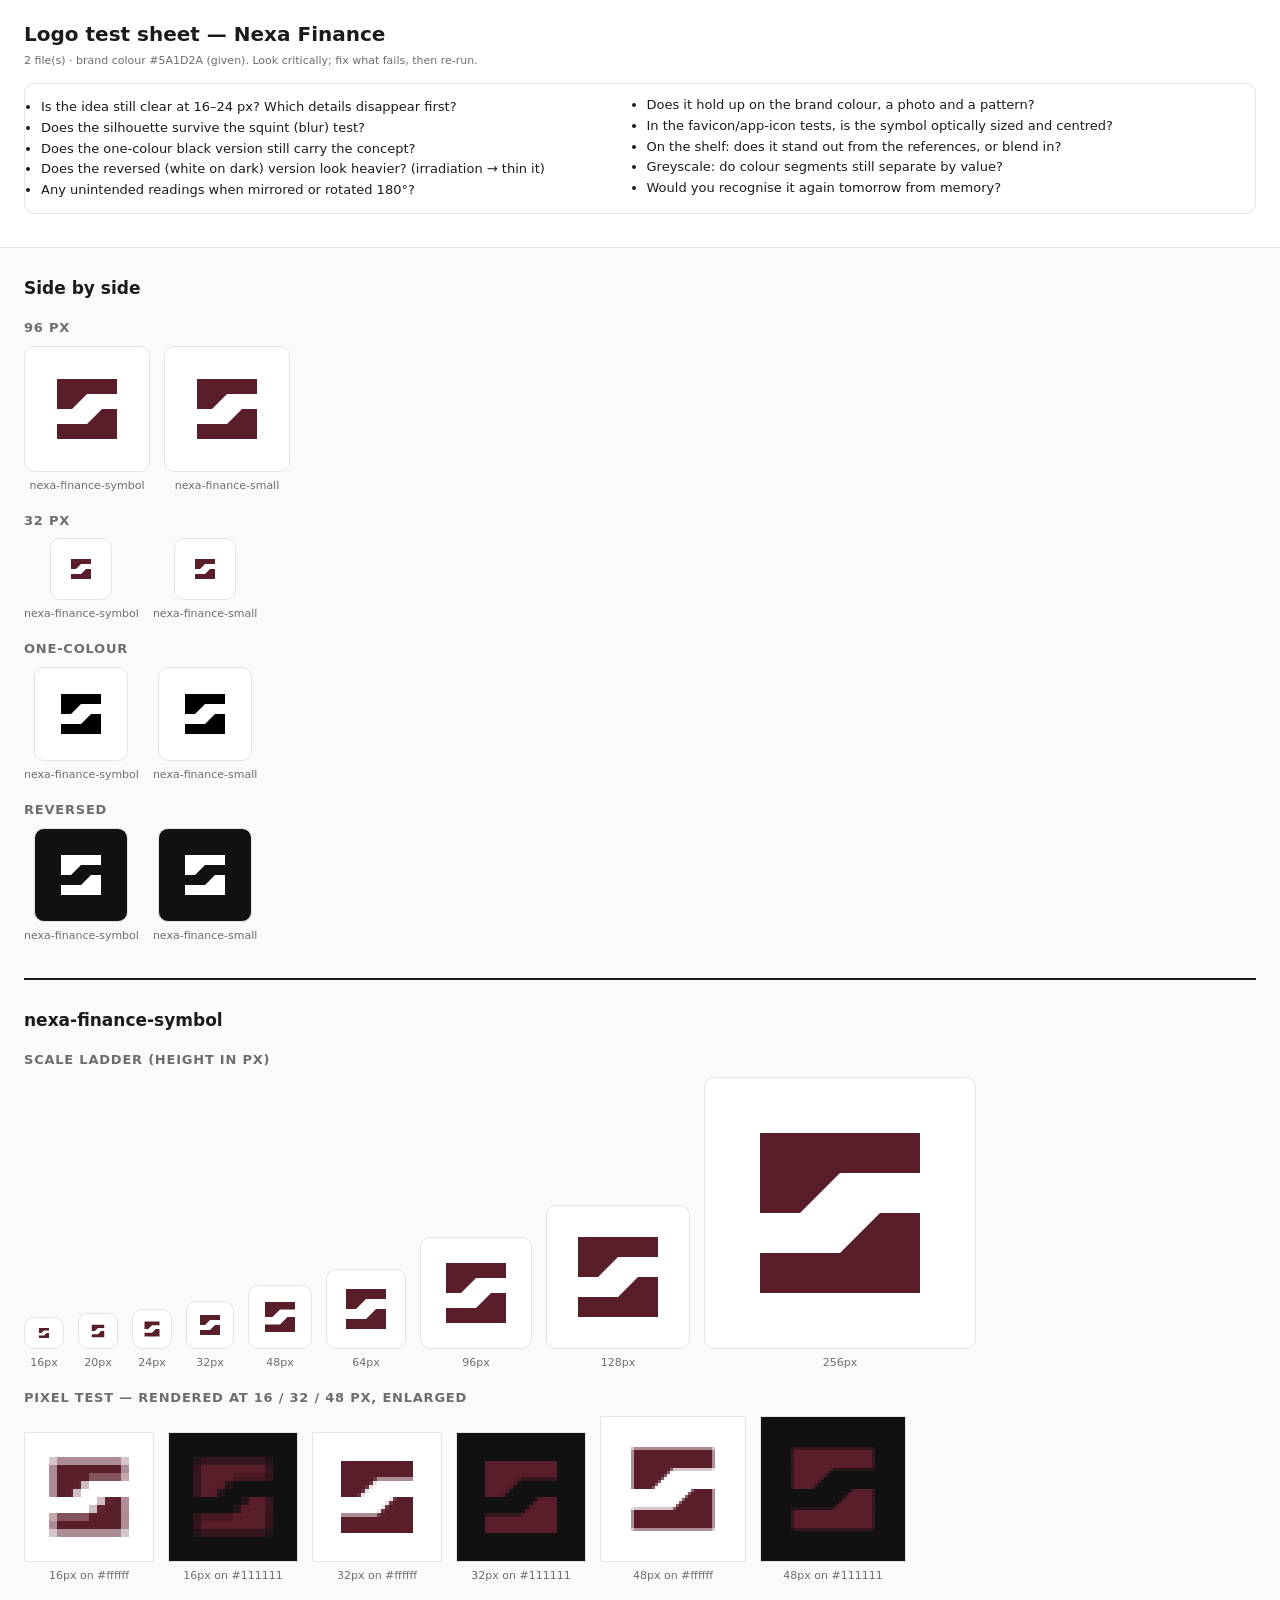
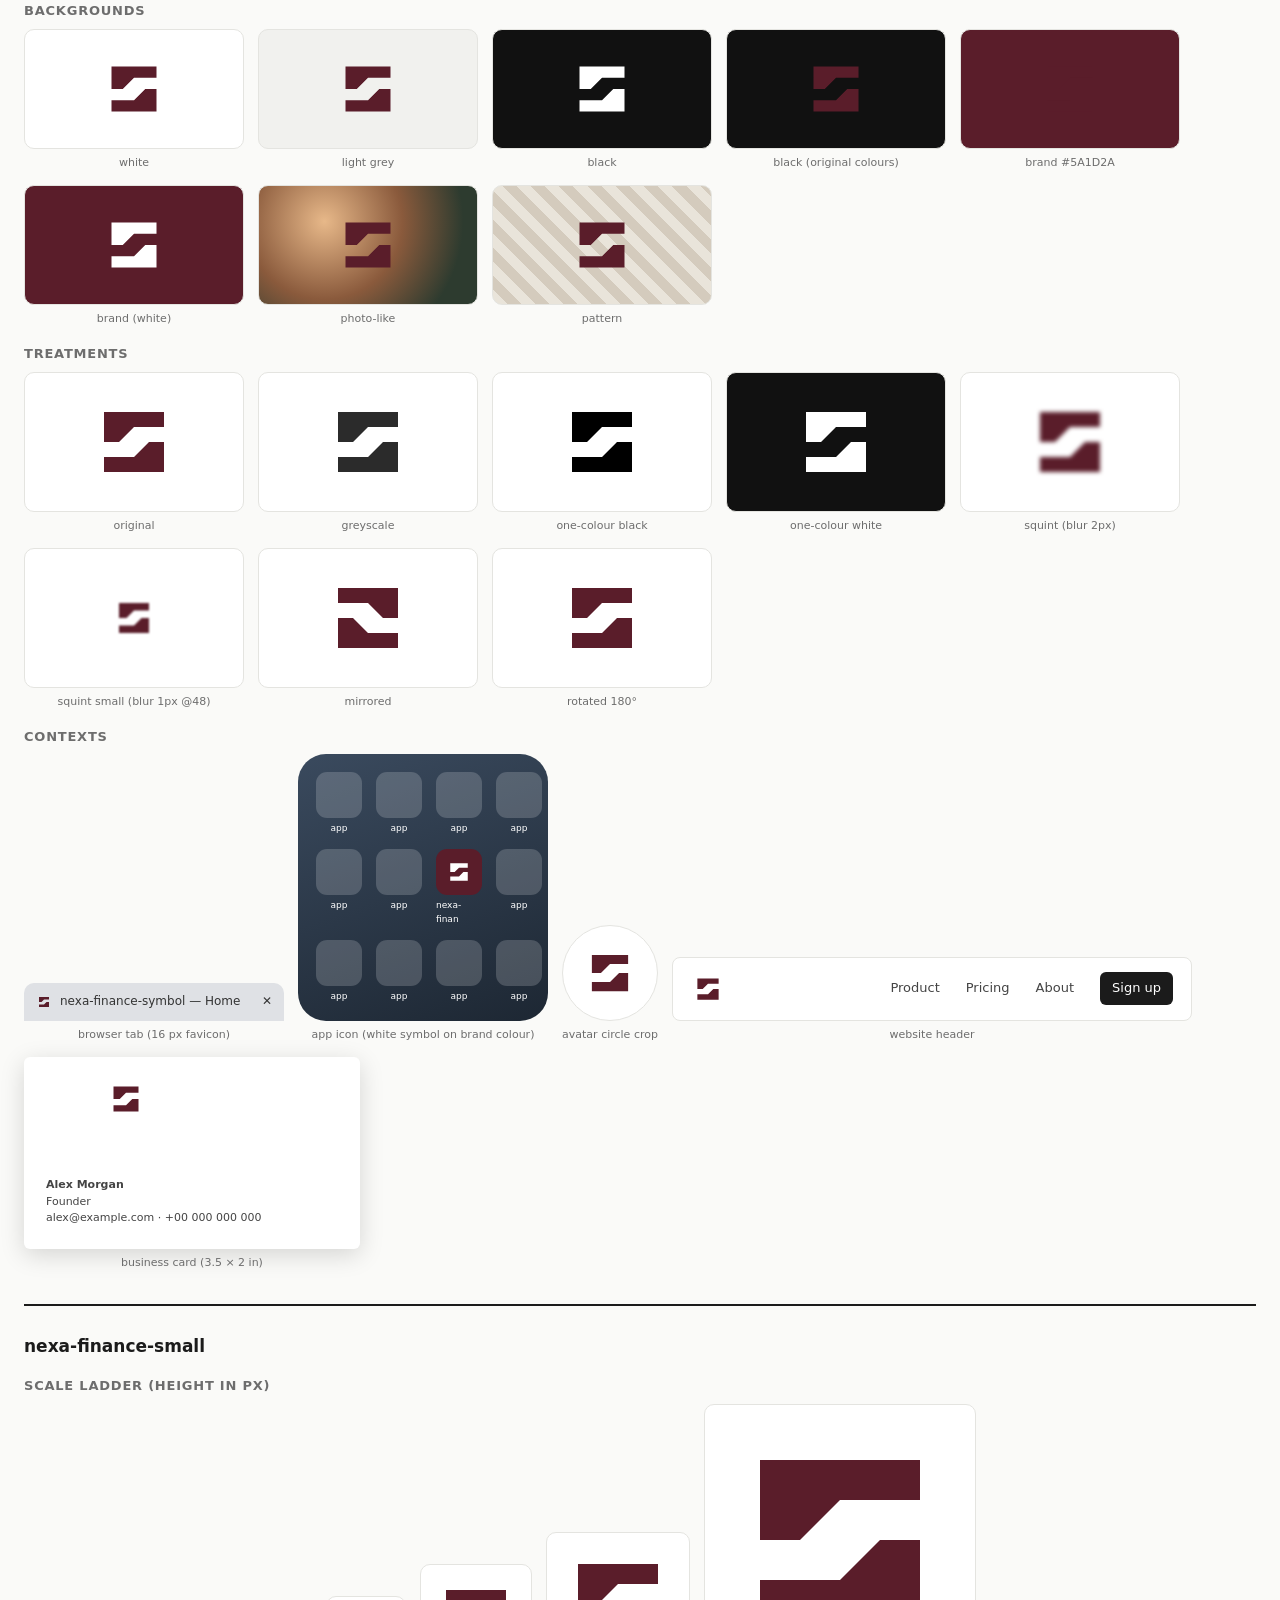
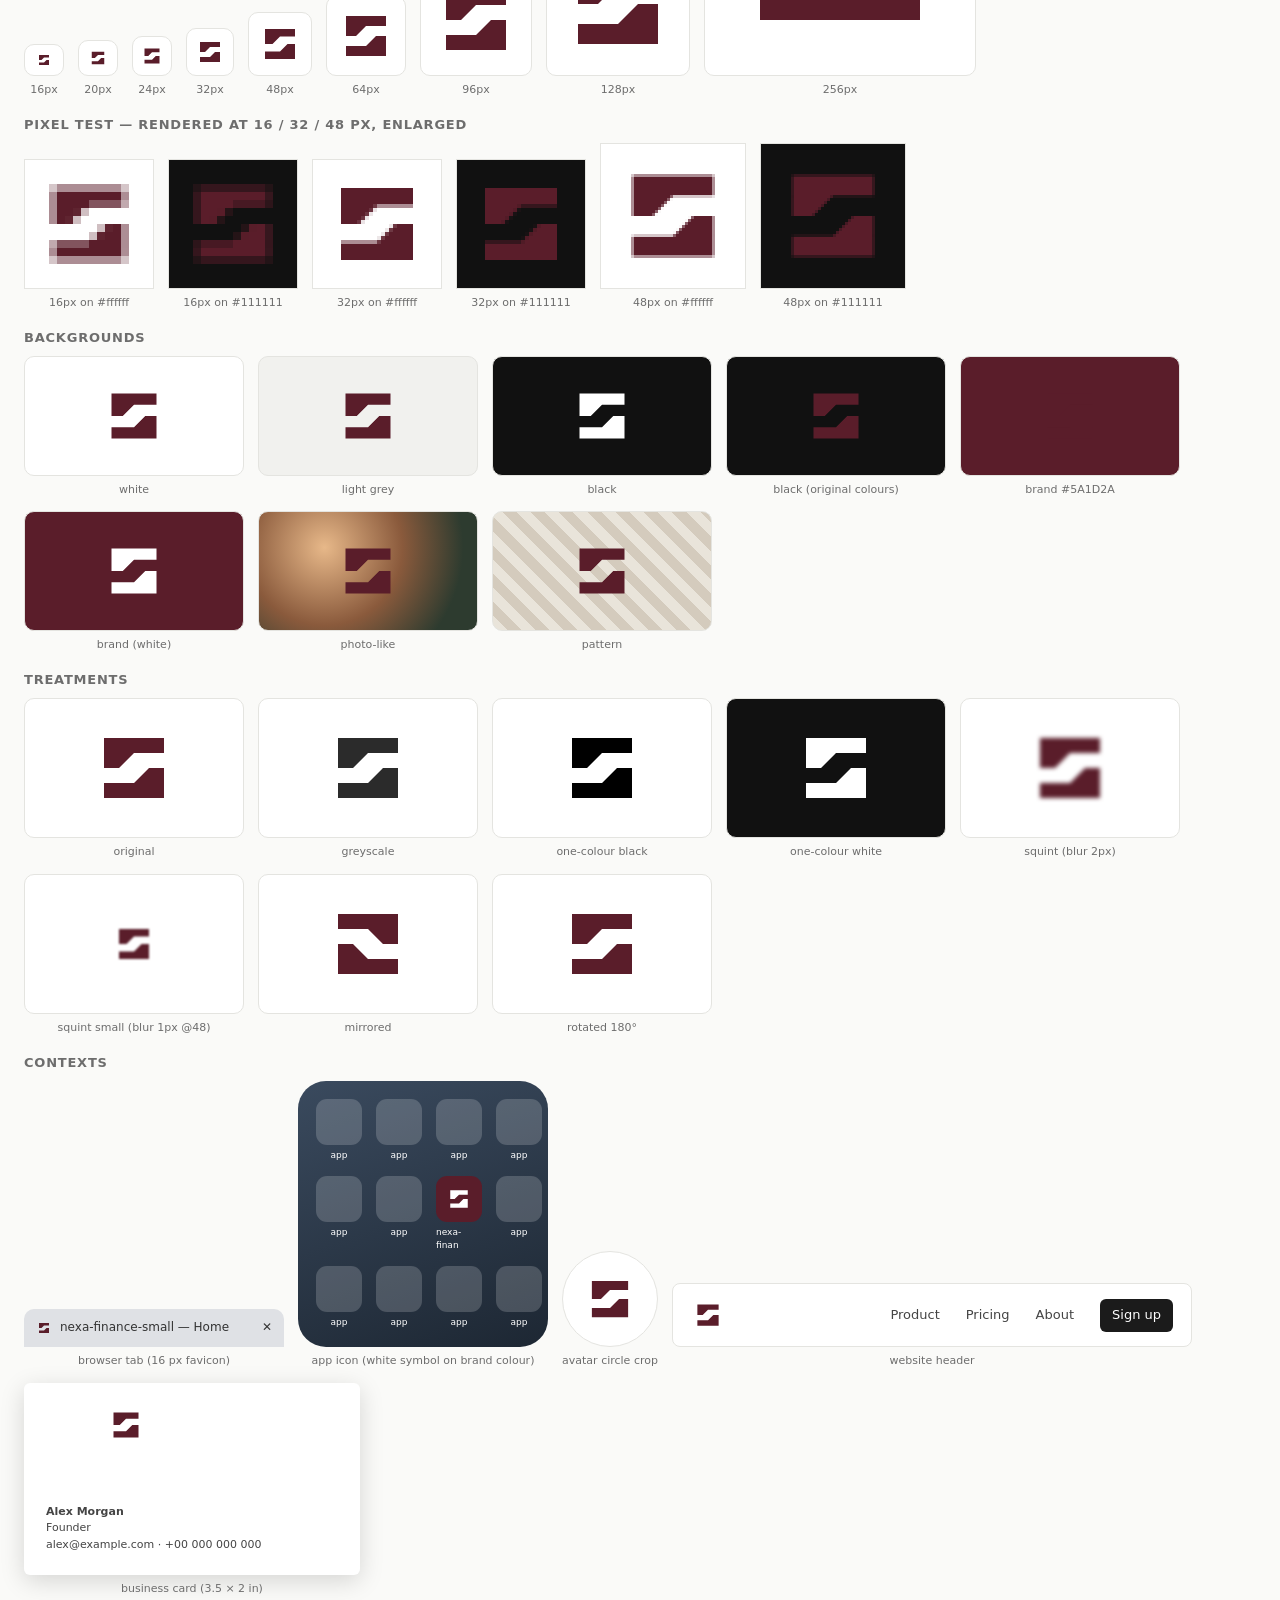
<file: brand/identity/apresentacao/testes.html>
<!doctype html><html lang='en'><head><meta charset='utf-8'><title>Logo test — Nexa Finance</title><meta name='viewport' content='width=device-width,initial-scale=1'><style>
:root{--ink:#1b1b1b;--muted:#6d6d6d;--line:#e4e4e0;--paper:#fafaf8}
*{box-sizing:border-box}body{margin:0;font:14px/1.45 system-ui,-apple-system,Segoe UI,sans-serif;color:var(--ink);background:var(--paper)}
header{padding:20px 24px;border-bottom:1px solid var(--line);background:#fff}h1{margin:0 0 4px;font-size:20px}
h2{font-size:17px;margin:28px 0 10px}h3{font-size:13px;text-transform:uppercase;letter-spacing:.06em;color:var(--muted);margin:18px 0 8px}
.wrap{padding:0 24px 40px;max-width:1400px}.row{display:flex;flex-wrap:wrap;gap:14px;align-items:flex-end}.row>.cell{flex:0 0 auto;max-width:100%}
.cell{display:flex;flex-direction:column;align-items:center;gap:6px}.cap{font-size:11px;color:var(--muted);text-align:center}
.tile{display:flex;align-items:center;justify-content:center;border-radius:10px;border:1px solid var(--line);overflow:hidden}
.checklist{background:#fff;border:1px solid var(--line);border-radius:10px;padding:12px 16px;margin-top:14px;columns:2;font-size:13px}
.checklist li{margin:2px 0}
.concept{border-top:2px solid var(--ink);margin-top:34px}
.pix canvas{image-rendering:pixelated;image-rendering:crisp-edges;border:1px solid var(--line);background:#fff}
.tab{width:260px;height:38px;background:#dfe1e5;border-radius:10px 10px 0 0;display:flex;align-items:center;gap:8px;padding:0 12px;font-size:12px;color:#333}
.tab img{width:16px;height:16px;object-fit:contain}
.phone{width:250px;padding:18px;border-radius:28px;background:linear-gradient(160deg,#3a4a5e,#1d2733);display:grid;grid-template-columns:repeat(4,1fr);gap:14px}
.app{display:flex;flex-direction:column;align-items:center;gap:4px;font-size:9px;color:#fff}
.app .ico{width:46px;height:46px;border-radius:11px;background:rgba(255,255,255,.18)}
.nav{width:520px;max-width:100%;height:64px;background:#fff;border:1px solid var(--line);border-radius:8px;display:flex;align-items:center;padding:0 18px;gap:26px;font-size:13px;color:#444}
.nav .sp{flex:1}.nav .btn{background:#1b1b1b;color:#fff;padding:7px 12px;border-radius:6px}
.card{width:336px;height:192px;border-radius:6px;box-shadow:0 6px 24px rgba(0,0,0,.15);background:#fff;padding:22px;display:flex;flex-direction:column;justify-content:space-between}
.card .t{font-size:11px;color:#444;line-height:1.5}
.avatar{width:96px;height:96px;border-radius:50%;overflow:hidden;display:flex;align-items:center;justify-content:center;border:1px solid var(--line)}
.shelf{display:grid;grid-template-columns:repeat(auto-fill,minmax(150px,1fr));gap:10px}
.shelf .cell{align-items:stretch}.shelf .tile{height:110px;width:100%;background:#fff}.shelf .me{outline:3px solid #e8505b;outline-offset:2px}
.grey img{filter:grayscale(1)}
img.mono-black{filter:brightness(0)}img.mono-white{filter:brightness(0) invert(1)}
</style></head><body><header><h1>Logo test sheet — Nexa Finance</h1><div class='cap' style='text-align:left'>2 file(s) · brand colour #5A1D2A (given). Look critically; fix what fails, then re-run.</div><ul class="checklist">
<li>Is the idea still clear at 16–24 px? Which details disappear first?</li>
<li>Does the silhouette survive the squint (blur) test?</li>
<li>Does the one-colour black version still carry the concept?</li>
<li>Does the reversed (white on dark) version look heavier? (irradiation → thin it)</li>
<li>Any unintended readings when mirrored or rotated 180°?</li>
<li>Does it hold up on the brand colour, a photo and a pattern?</li>
<li>In the favicon/app-icon tests, is the symbol optically sized and centred?</li>
<li>On the shelf: does it stand out from the references, or blend in?</li>
<li>Greyscale: do colour segments still separate by value?</li>
<li>Would you recognise it again tomorrow from memory?</li></ul></header><div class='wrap'><section><h2>Side by side</h2>
<h3>96 px</h3><div class='row'>
<div class='cell'><div class="tile" style="width:126px;height:126px;background:#fff;"><img src="[data-uri]" class="" style="height:96px;" alt=""></div><div class='cap'>nexa-finance-symbol</div></div>
<div class='cell'><div class="tile" style="width:126px;height:126px;background:#fff;"><img src="[data-uri]" class="" style="height:96px;" alt=""></div><div class='cap'>nexa-finance-small</div></div>
</div>
<h3>32 px</h3><div class='row'>
<div class='cell'><div class="tile" style="width:62px;height:62px;background:#fff;"><img src="[data-uri]" class="" style="height:32px;" alt=""></div><div class='cap'>nexa-finance-symbol</div></div>
<div class='cell'><div class="tile" style="width:62px;height:62px;background:#fff;"><img src="[data-uri]" class="" style="height:32px;" alt=""></div><div class='cap'>nexa-finance-small</div></div>
</div>
<h3>one-colour</h3><div class='row'>
<div class='cell'><div class="tile" style="width:94px;height:94px;background:#fff;"><img src="[data-uri]" class="mono-black" style="height:64px;" alt=""></div><div class='cap'>nexa-finance-symbol</div></div>
<div class='cell'><div class="tile" style="width:94px;height:94px;background:#fff;"><img src="[data-uri]" class="mono-black" style="height:64px;" alt=""></div><div class='cap'>nexa-finance-small</div></div>
</div>
<h3>reversed</h3><div class='row'>
<div class='cell'><div class="tile" style="width:94px;height:94px;background:#111;"><img src="[data-uri]" class="mono-white" style="height:64px;" alt=""></div><div class='cap'>nexa-finance-symbol</div></div>
<div class='cell'><div class="tile" style="width:94px;height:94px;background:#111;"><img src="[data-uri]" class="mono-white" style="height:64px;" alt=""></div><div class='cap'>nexa-finance-small</div></div>
</div>
</section><section class="concept"><h2>nexa-finance-symbol</h2>
<h3>Scale ladder (height in px)</h3><div class='row'>
<div class='cell'><div class="tile" style="width:40px;height:32px;background:#fff;"><img src="[data-uri]" class="" style="height:16px;" alt=""></div><div class='cap'>16px</div></div>
<div class='cell'><div class="tile" style="width:40px;height:36px;background:#fff;"><img src="[data-uri]" class="" style="height:20px;" alt=""></div><div class='cap'>20px</div></div>
<div class='cell'><div class="tile" style="width:40px;height:40px;background:#fff;"><img src="[data-uri]" class="" style="height:24px;" alt=""></div><div class='cap'>24px</div></div>
<div class='cell'><div class="tile" style="width:48px;height:48px;background:#fff;"><img src="[data-uri]" class="" style="height:32px;" alt=""></div><div class='cap'>32px</div></div>
<div class='cell'><div class="tile" style="width:64px;height:64px;background:#fff;"><img src="[data-uri]" class="" style="height:48px;" alt=""></div><div class='cap'>48px</div></div>
<div class='cell'><div class="tile" style="width:80px;height:80px;background:#fff;"><img src="[data-uri]" class="" style="height:64px;" alt=""></div><div class='cap'>64px</div></div>
<div class='cell'><div class="tile" style="width:112px;height:112px;background:#fff;"><img src="[data-uri]" class="" style="height:96px;" alt=""></div><div class='cap'>96px</div></div>
<div class='cell'><div class="tile" style="width:144px;height:144px;background:#fff;"><img src="[data-uri]" class="" style="height:128px;" alt=""></div><div class='cap'>128px</div></div>
<div class='cell'><div class="tile" style="width:272px;height:272px;background:#fff;"><img src="[data-uri]" class="" style="height:256px;" alt=""></div><div class='cap'>256px</div></div>
</div>
<h3>Pixel test — rendered at 16 / 32 / 48 px, enlarged</h3><div class='row pix'>
<div class='cell'><canvas data-src='[data-uri]' data-n='16' data-k='8' data-bg='#ffffff'></canvas><div class='cap'>16px on #ffffff</div></div>
<div class='cell'><canvas data-src='[data-uri]' data-n='16' data-k='8' data-bg='#111111'></canvas><div class='cap'>16px on #111111</div></div>
<div class='cell'><canvas data-src='[data-uri]' data-n='32' data-k='4' data-bg='#ffffff'></canvas><div class='cap'>32px on #ffffff</div></div>
<div class='cell'><canvas data-src='[data-uri]' data-n='32' data-k='4' data-bg='#111111'></canvas><div class='cap'>32px on #111111</div></div>
<div class='cell'><canvas data-src='[data-uri]' data-n='48' data-k='3' data-bg='#ffffff'></canvas><div class='cap'>48px on #ffffff</div></div>
<div class='cell'><canvas data-src='[data-uri]' data-n='48' data-k='3' data-bg='#111111'></canvas><div class='cap'>48px on #111111</div></div>
</div>
<h3>Backgrounds</h3><div class='row'>
<div class='cell'><div class="tile" style="width:220px;height:120px;background:#ffffff;"><img src="[data-uri]" class="" style="height:72px;max-width:200px;" alt=""></div><div class='cap'>white</div></div>
<div class='cell'><div class="tile" style="width:220px;height:120px;background:#f1f1ee;"><img src="[data-uri]" class="" style="height:72px;max-width:200px;" alt=""></div><div class='cap'>light grey</div></div>
<div class='cell'><div class="tile" style="width:220px;height:120px;background:#111111;"><img src="[data-uri]" class="mono-white" style="height:72px;max-width:200px;" alt=""></div><div class='cap'>black</div></div>
<div class='cell'><div class="tile" style="width:220px;height:120px;background:#111111;"><img src="[data-uri]" class="" style="height:72px;max-width:200px;" alt=""></div><div class='cap'>black (original colours)</div></div>
<div class='cell'><div class="tile" style="width:220px;height:120px;background:#5A1D2A;"><img src="[data-uri]" class="" style="height:72px;max-width:200px;" alt=""></div><div class='cap'>brand #5A1D2A</div></div>
<div class='cell'><div class="tile" style="width:220px;height:120px;background:#5A1D2A;"><img src="[data-uri]" class="mono-white" style="height:72px;max-width:200px;" alt=""></div><div class='cap'>brand (white)</div></div>
<div class='cell'><div class="tile" style="width:220px;height:120px;background:radial-gradient(circle at 30% 30%,#e7b889,#8a5a3c 45%,#2d3b2f 80%);"><img src="[data-uri]" class="" style="height:72px;max-width:200px;" alt=""></div><div class='cap'>photo-like</div></div>
<div class='cell'><div class="tile" style="width:220px;height:120px;background:repeating-linear-gradient(45deg,#e9e4da 0 10px,#d4cbbd 10px 20px);"><img src="[data-uri]" class="" style="height:72px;max-width:200px;" alt=""></div><div class='cap'>pattern</div></div>
</div>
<h3>Treatments</h3><div class='row'>
<div class='cell'><div class="tile" style="width:220px;height:140px;background:#fff;"><img src="[data-uri]" class="" style="height:96px;max-width:200px;" alt=""></div><div class='cap'>original</div></div>
<div class='cell'><div class="tile" style="width:220px;height:140px;background:#fff;"><img src="[data-uri]" class="" style="height:96px;max-width:200px;filter:grayscale(1)" alt=""></div><div class='cap'>greyscale</div></div>
<div class='cell'><div class="tile" style="width:220px;height:140px;background:#fff;"><img src="[data-uri]" class="mono-black" style="height:96px;max-width:200px;" alt=""></div><div class='cap'>one-colour black</div></div>
<div class='cell'><div class="tile" style="width:220px;height:140px;background:#111;"><img src="[data-uri]" class="mono-white" style="height:96px;max-width:200px;" alt=""></div><div class='cap'>one-colour white</div></div>
<div class='cell'><div class="tile" style="width:220px;height:140px;background:#fff;"><img src="[data-uri]" class="" style="height:96px;max-width:200px;filter:blur(2px)" alt=""></div><div class='cap'>squint (blur 2px)</div></div>
<div class='cell'><div class="tile" style="width:220px;height:140px;background:#fff;"><img src="[data-uri]" class="" style="height:48px;max-width:200px;filter:blur(1px)" alt=""></div><div class='cap'>squint small (blur 1px @48)</div></div>
<div class='cell'><div class="tile" style="width:220px;height:140px;background:#fff;"><img src="[data-uri]" class="" style="height:96px;max-width:200px;transform:scaleX(-1)" alt=""></div><div class='cap'>mirrored</div></div>
<div class='cell'><div class="tile" style="width:220px;height:140px;background:#fff;"><img src="[data-uri]" class="" style="height:96px;max-width:200px;transform:rotate(180deg)" alt=""></div><div class='cap'>rotated 180°</div></div>
</div>
<h3>Contexts</h3><div class='row'>
<div class='cell'><div class='tab'><img src="[data-uri]" class="" style="" alt=""><span>nexa-finance-symbol — Home</span><span style='margin-left:auto'>✕</span></div><div class='cap'>browser tab (16 px favicon)</div></div>
<div class='cell'><div class='phone'><div class='app'><div class='ico'></div>app</div><div class='app'><div class='ico'></div>app</div><div class='app'><div class='ico'></div>app</div><div class='app'><div class='ico'></div>app</div><div class='app'><div class='ico'></div>app</div><div class='app'><div class='ico'></div>app</div><div class='app'><div class='ico' style='background:#5A1D2A;display:flex;align-items:center;justify-content:center'><img src="[data-uri]" class="mono-white" style="height:28px;max-width:30px;" alt=""></div>nexa-finan</div><div class='app'><div class='ico'></div>app</div><div class='app'><div class='ico'></div>app</div><div class='app'><div class='ico'></div>app</div><div class='app'><div class='ico'></div>app</div><div class='app'><div class='ico'></div>app</div></div><div class='cap'>app icon (white symbol on brand colour)</div></div>
<div class='cell'><div class='avatar' style='background:#fff'><img src="[data-uri]" class="" style="height:58px;max-width:70px;" alt=""></div><div class='cap'>avatar circle crop</div></div>
<div class='cell'><div class='nav'><img src="[data-uri]" class="" style="height:34px;max-width:180px;" alt=""><span class='sp'></span><span>Product</span><span>Pricing</span><span>About</span><span class='btn'>Sign up</span></div><div class='cap'>website header</div></div>
<div class='cell'><div class='card'><img src="[data-uri]" class="" style="height:40px;max-width:160px;" alt=""><div class='t'><b>Alex Morgan</b><br>Founder<br>alex@example.com · +00 000 000 000</div></div><div class='cap'>business card (3.5 × 2 in)</div></div>
</div></section><section class="concept"><h2>nexa-finance-small</h2>
<h3>Scale ladder (height in px)</h3><div class='row'>
<div class='cell'><div class="tile" style="width:40px;height:32px;background:#fff;"><img src="[data-uri]" class="" style="height:16px;" alt=""></div><div class='cap'>16px</div></div>
<div class='cell'><div class="tile" style="width:40px;height:36px;background:#fff;"><img src="[data-uri]" class="" style="height:20px;" alt=""></div><div class='cap'>20px</div></div>
<div class='cell'><div class="tile" style="width:40px;height:40px;background:#fff;"><img src="[data-uri]" class="" style="height:24px;" alt=""></div><div class='cap'>24px</div></div>
<div class='cell'><div class="tile" style="width:48px;height:48px;background:#fff;"><img src="[data-uri]" class="" style="height:32px;" alt=""></div><div class='cap'>32px</div></div>
<div class='cell'><div class="tile" style="width:64px;height:64px;background:#fff;"><img src="[data-uri]" class="" style="height:48px;" alt=""></div><div class='cap'>48px</div></div>
<div class='cell'><div class="tile" style="width:80px;height:80px;background:#fff;"><img src="[data-uri]" class="" style="height:64px;" alt=""></div><div class='cap'>64px</div></div>
<div class='cell'><div class="tile" style="width:112px;height:112px;background:#fff;"><img src="[data-uri]" class="" style="height:96px;" alt=""></div><div class='cap'>96px</div></div>
<div class='cell'><div class="tile" style="width:144px;height:144px;background:#fff;"><img src="[data-uri]" class="" style="height:128px;" alt=""></div><div class='cap'>128px</div></div>
<div class='cell'><div class="tile" style="width:272px;height:272px;background:#fff;"><img src="[data-uri]" class="" style="height:256px;" alt=""></div><div class='cap'>256px</div></div>
</div>
<h3>Pixel test — rendered at 16 / 32 / 48 px, enlarged</h3><div class='row pix'>
<div class='cell'><canvas data-src='[data-uri]' data-n='16' data-k='8' data-bg='#ffffff'></canvas><div class='cap'>16px on #ffffff</div></div>
<div class='cell'><canvas data-src='[data-uri]' data-n='16' data-k='8' data-bg='#111111'></canvas><div class='cap'>16px on #111111</div></div>
<div class='cell'><canvas data-src='[data-uri]' data-n='32' data-k='4' data-bg='#ffffff'></canvas><div class='cap'>32px on #ffffff</div></div>
<div class='cell'><canvas data-src='[data-uri]' data-n='32' data-k='4' data-bg='#111111'></canvas><div class='cap'>32px on #111111</div></div>
<div class='cell'><canvas data-src='[data-uri]' data-n='48' data-k='3' data-bg='#ffffff'></canvas><div class='cap'>48px on #ffffff</div></div>
<div class='cell'><canvas data-src='[data-uri]' data-n='48' data-k='3' data-bg='#111111'></canvas><div class='cap'>48px on #111111</div></div>
</div>
<h3>Backgrounds</h3><div class='row'>
<div class='cell'><div class="tile" style="width:220px;height:120px;background:#ffffff;"><img src="[data-uri]" class="" style="height:72px;max-width:200px;" alt=""></div><div class='cap'>white</div></div>
<div class='cell'><div class="tile" style="width:220px;height:120px;background:#f1f1ee;"><img src="[data-uri]" class="" style="height:72px;max-width:200px;" alt=""></div><div class='cap'>light grey</div></div>
<div class='cell'><div class="tile" style="width:220px;height:120px;background:#111111;"><img src="[data-uri]" class="mono-white" style="height:72px;max-width:200px;" alt=""></div><div class='cap'>black</div></div>
<div class='cell'><div class="tile" style="width:220px;height:120px;background:#111111;"><img src="[data-uri]" class="" style="height:72px;max-width:200px;" alt=""></div><div class='cap'>black (original colours)</div></div>
<div class='cell'><div class="tile" style="width:220px;height:120px;background:#5A1D2A;"><img src="[data-uri]" class="" style="height:72px;max-width:200px;" alt=""></div><div class='cap'>brand #5A1D2A</div></div>
<div class='cell'><div class="tile" style="width:220px;height:120px;background:#5A1D2A;"><img src="[data-uri]" class="mono-white" style="height:72px;max-width:200px;" alt=""></div><div class='cap'>brand (white)</div></div>
<div class='cell'><div class="tile" style="width:220px;height:120px;background:radial-gradient(circle at 30% 30%,#e7b889,#8a5a3c 45%,#2d3b2f 80%);"><img src="[data-uri]" class="" style="height:72px;max-width:200px;" alt=""></div><div class='cap'>photo-like</div></div>
<div class='cell'><div class="tile" style="width:220px;height:120px;background:repeating-linear-gradient(45deg,#e9e4da 0 10px,#d4cbbd 10px 20px);"><img src="[data-uri]" class="" style="height:72px;max-width:200px;" alt=""></div><div class='cap'>pattern</div></div>
</div>
<h3>Treatments</h3><div class='row'>
<div class='cell'><div class="tile" style="width:220px;height:140px;background:#fff;"><img src="[data-uri]" class="" style="height:96px;max-width:200px;" alt=""></div><div class='cap'>original</div></div>
<div class='cell'><div class="tile" style="width:220px;height:140px;background:#fff;"><img src="[data-uri]" class="" style="height:96px;max-width:200px;filter:grayscale(1)" alt=""></div><div class='cap'>greyscale</div></div>
<div class='cell'><div class="tile" style="width:220px;height:140px;background:#fff;"><img src="[data-uri]" class="mono-black" style="height:96px;max-width:200px;" alt=""></div><div class='cap'>one-colour black</div></div>
<div class='cell'><div class="tile" style="width:220px;height:140px;background:#111;"><img src="[data-uri]" class="mono-white" style="height:96px;max-width:200px;" alt=""></div><div class='cap'>one-colour white</div></div>
<div class='cell'><div class="tile" style="width:220px;height:140px;background:#fff;"><img src="[data-uri]" class="" style="height:96px;max-width:200px;filter:blur(2px)" alt=""></div><div class='cap'>squint (blur 2px)</div></div>
<div class='cell'><div class="tile" style="width:220px;height:140px;background:#fff;"><img src="[data-uri]" class="" style="height:48px;max-width:200px;filter:blur(1px)" alt=""></div><div class='cap'>squint small (blur 1px @48)</div></div>
<div class='cell'><div class="tile" style="width:220px;height:140px;background:#fff;"><img src="[data-uri]" class="" style="height:96px;max-width:200px;transform:scaleX(-1)" alt=""></div><div class='cap'>mirrored</div></div>
<div class='cell'><div class="tile" style="width:220px;height:140px;background:#fff;"><img src="[data-uri]" class="" style="height:96px;max-width:200px;transform:rotate(180deg)" alt=""></div><div class='cap'>rotated 180°</div></div>
</div>
<h3>Contexts</h3><div class='row'>
<div class='cell'><div class='tab'><img src="[data-uri]" class="" style="" alt=""><span>nexa-finance-small — Home</span><span style='margin-left:auto'>✕</span></div><div class='cap'>browser tab (16 px favicon)</div></div>
<div class='cell'><div class='phone'><div class='app'><div class='ico'></div>app</div><div class='app'><div class='ico'></div>app</div><div class='app'><div class='ico'></div>app</div><div class='app'><div class='ico'></div>app</div><div class='app'><div class='ico'></div>app</div><div class='app'><div class='ico'></div>app</div><div class='app'><div class='ico' style='background:#5A1D2A;display:flex;align-items:center;justify-content:center'><img src="[data-uri]" class="mono-white" style="height:28px;max-width:30px;" alt=""></div>nexa-finan</div><div class='app'><div class='ico'></div>app</div><div class='app'><div class='ico'></div>app</div><div class='app'><div class='ico'></div>app</div><div class='app'><div class='ico'></div>app</div><div class='app'><div class='ico'></div>app</div></div><div class='cap'>app icon (white symbol on brand colour)</div></div>
<div class='cell'><div class='avatar' style='background:#fff'><img src="[data-uri]" class="" style="height:58px;max-width:70px;" alt=""></div><div class='cap'>avatar circle crop</div></div>
<div class='cell'><div class='nav'><img src="[data-uri]" class="" style="height:34px;max-width:180px;" alt=""><span class='sp'></span><span>Product</span><span>Pricing</span><span>About</span><span class='btn'>Sign up</span></div><div class='cap'>website header</div></div>
<div class='cell'><div class='card'><img src="[data-uri]" class="" style="height:40px;max-width:160px;" alt=""><div class='t'><b>Alex Morgan</b><br>Founder<br>alex@example.com · +00 000 000 000</div></div><div class='cap'>business card (3.5 × 2 in)</div></div>
</div></section></div><script>
document.querySelectorAll('canvas[data-src]').forEach(c=>{
  const img=new Image(); const n=+c.dataset.n, k=+c.dataset.k; c.width=n*k; c.height=n*k;
  img.onload=()=>{const t=document.createElement('canvas'); t.width=n; t.height=n; const x=t.getContext('2d');
    x.fillStyle=c.dataset.bg; x.fillRect(0,0,n,n);
    const r=Math.min(n/img.width,n/img.height)*0.9, w=img.width*r, h=img.height*r; x.drawImage(img,(n-w)/2,(n-h)/2,w,h);
    const g=c.getContext('2d'); g.imageSmoothingEnabled=false; g.drawImage(t,0,0,n*k,n*k);};
  img.src=c.dataset.src;});
</script></body></html>
</file>
